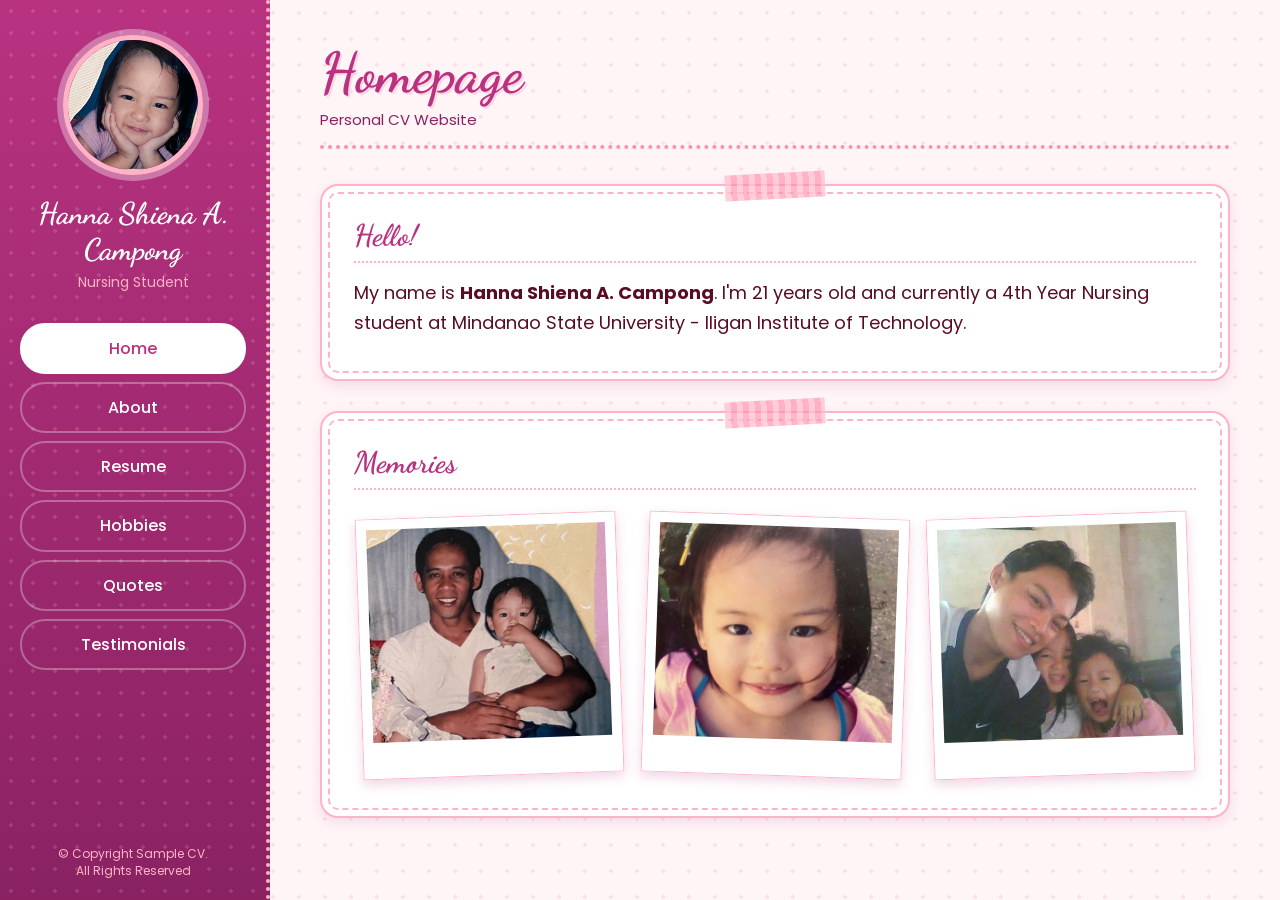
<file: index.html>
<!DOCTYPE html>
<html>
<head>
    <meta name="viewport" content="width=device-width, initial-scale=1">
    <title>Sample CV - Home</title>
    <link rel="stylesheet" type="text/css" href="style.css" media="screen">
</head>
<body>
    <div class="layout">

        <aside class="sidebar">
            <img class="avatar" src="shienadp.jpg" alt="Profile picture">
            <p class="name">Hanna Shiena A. Campong</p>
            <p class="role">Nursing Student</p>

            <nav>
                <a class="active" href="index.html">Home</a>
                <a href="about.html">About</a>
                <a href="resume.html">Resume</a>
                <a href="services.html">Hobbies</a>
                <a href="quotes.html">Quotes</a>
                <a href="testimonials.html">Testimonials</a>
            </nav>

            <div class="side-footer">
                © Copyright Sample CV.<br>All Rights Reserved
            </div>
        </aside>

        <main class="main">
            <div class="page-banner">
                <h1>Homepage</h1>
                <p class="subtitle">Personal CV Website</p>
            </div>

            <div class="panel">
                <h2>Hello!</h2>
                <p class="intro-text">
                    My name is <strong>Hanna Shiena A. Campong</strong>. I'm 21 years old and currently a 4th Year Nursing student at
                    Mindanao State University - Iligan Institute of Technology.
                </p>
            </div>

            <div class="panel">
                <h2>Memories</h2>
                <div class="album">
                    <img src="shienaandbossman.jpg" alt="Photo 1">
                    <img src="shiena1.jpg" alt="Photo 2">
                    <img src="shiena2.jpg" alt="Photo 3">
                </div>
            </div>
        </main>

    </div>
</body>
</html>
</file>
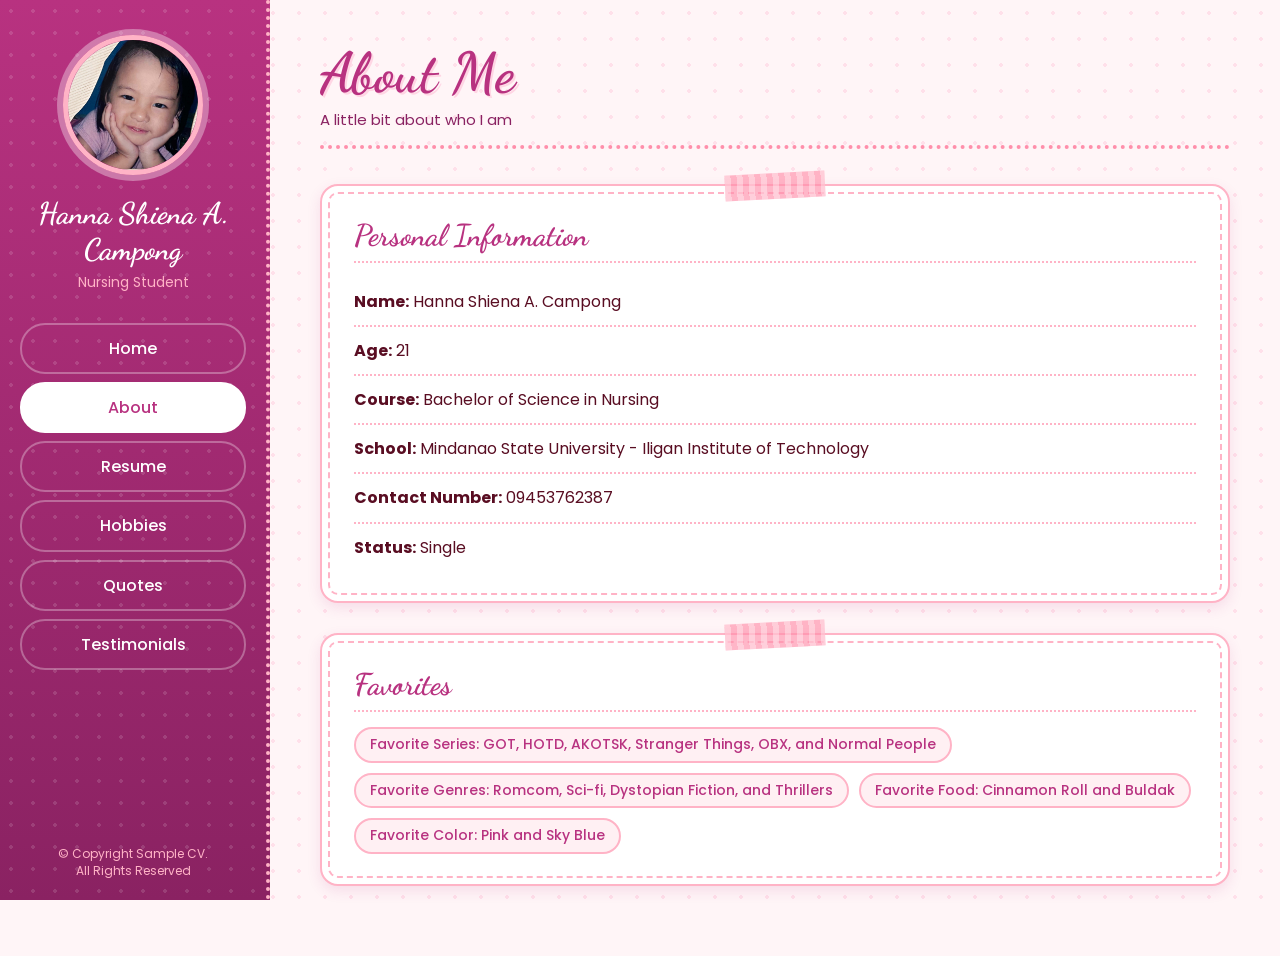
<file: about.html>
<!DOCTYPE html>
<html>
<head>
    <meta name="viewport" content="width=device-width, initial-scale=1">
    <title>Sample CV - About Me</title>
    <link rel="stylesheet" type="text/css" href="style.css" media="screen">
</head>
<body>
    <div class="layout">

        <aside class="sidebar">
            <img class="avatar" src="shienadp.jpg" alt="Profile picture">
            <p class="name">Hanna Shiena A. Campong</p>
            <p class="role">Nursing Student</p>

            <nav>
                <a href="index.html">Home</a>
                <a class="active" href="about.html">About</a>
                <a href="resume.html">Resume</a>
                <a href="services.html">Hobbies</a>
                <a href="quotes.html">Quotes</a>
                <a href="testimonials.html">Testimonials</a>
            </nav>

            <div class="side-footer">
                © Copyright Sample CV.<br>All Rights Reserved
            </div>
        </aside>

        <main class="main">
            <div class="page-banner">
                <h1>About Me</h1>
                <p class="subtitle">A little bit about who I am</p>
            </div>

            <div class="panel">
                <h2>Personal Information</h2>

                <div class="info-row">
                    <p><strong>Name:</strong> Hanna Shiena A. Campong</p>
                </div>

                <div class="info-row">
                    <p><strong>Age:</strong> 21</p>
                </div>

                <div class="info-row">
                    <p><strong>Course:</strong> Bachelor of Science in Nursing</p>
                </div>

                <div class="info-row">
                    <p><strong>School:</strong> Mindanao State University - Iligan Institute of Technology</p>
                </div>

                <div class="info-row">
                    <p><strong>Contact Number:</strong> 09453762387</p>
                </div>

                <div class="info-row">
                    <p><strong>Status:</strong> Single</p>
                </div>
            </div>

            <div class="panel">
                <h2>Favorites</h2>
                <div class="tags">
                    <span class="tag">Favorite Series: GOT, HOTD, AKOTSK, Stranger Things, OBX, and Normal People</span>
                    <span class="tag">Favorite Genres: Romcom, Sci-fi, Dystopian Fiction, and Thrillers </span>
                    <span class="tag">Favorite Food: Cinnamon Roll and Buldak</span>
                    <span class="tag">Favorite Color: Pink and Sky Blue</span>
                </div>
            </div>
        </main>

    </div>
</body>
</html>
</file>
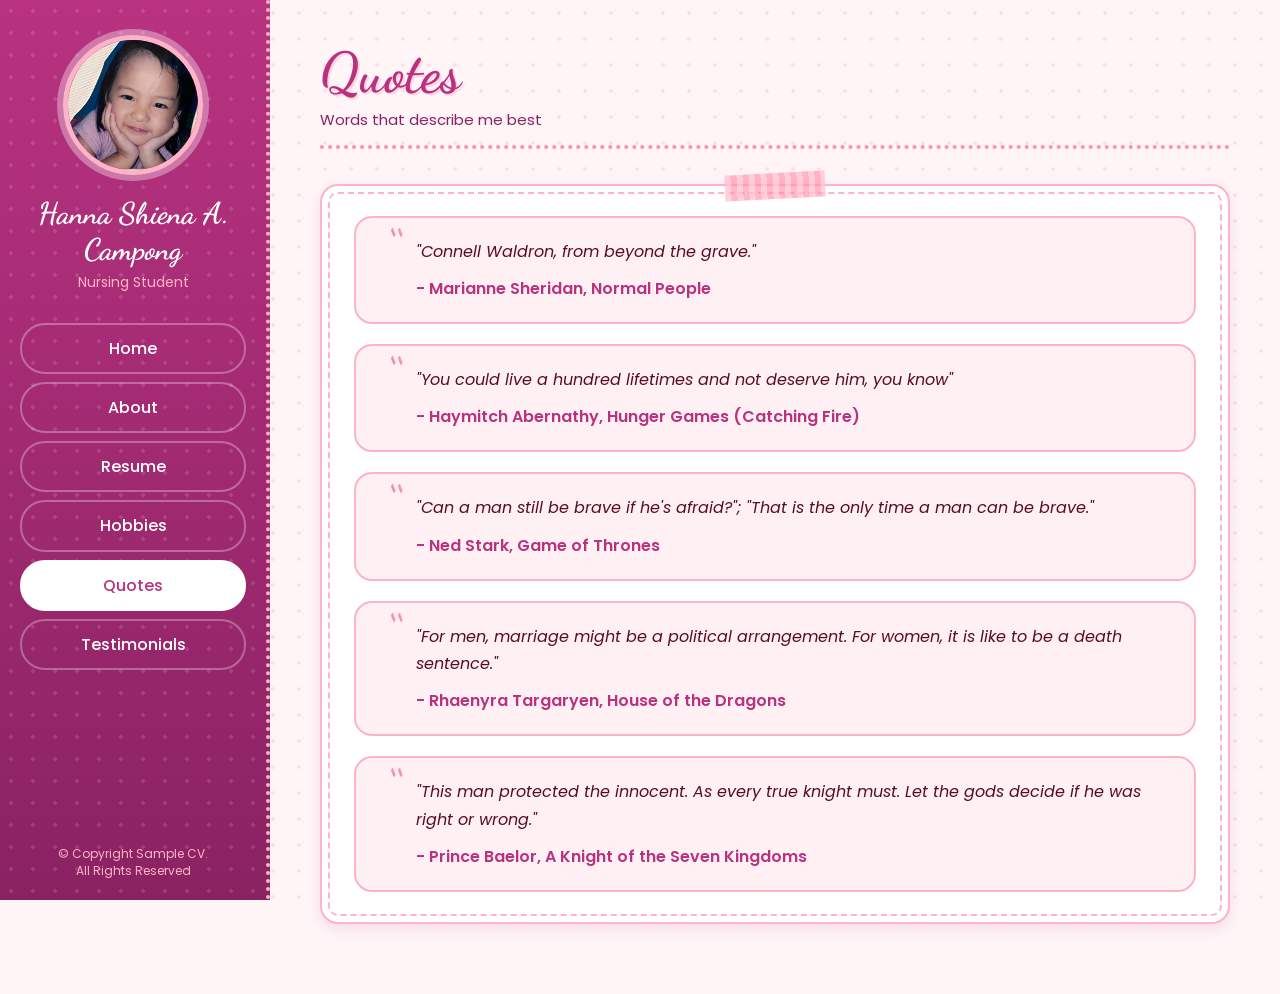
<file: quotes.html>
<!DOCTYPE html>
<html>
<head>
    <meta name="viewport" content="width=device-width, initial-scale=1">
    <title>Sample CV - Quotes</title>
    <link rel="stylesheet" type="text/css" href="style.css" media="screen">
</head>
<body>
    <div class="layout">

        <aside class="sidebar">
            <img class="avatar" src="shienadp.jpg" alt="Profile picture">
            <p class="name">Hanna Shiena A. Campong</p>
            <p class="role">Nursing Student</p>

            <nav>
                <a href="index.html">Home</a>
                <a href="about.html">About</a>
                <a href="resume.html">Resume</a>
                <a href="services.html">Hobbies</a>
                <a class="active" href="quotes.html">Quotes</a>
                <a href="testimonials.html">Testimonials</a>
            </nav>

            <div class="side-footer">
                © Copyright Sample CV.<br>All Rights Reserved
            </div>
        </aside>

        <main class="main">
            <div class="page-banner">
                <h1>Quotes</h1>
                <p class="subtitle">Words that describe me best</p>
            </div>

            <div class="panel">
                <blockquote>
                    "Connell Waldron, from beyond the grave."
                    <span class="author">- Marianne Sheridan, Normal People</span>
                </blockquote>

                <blockquote>
                    "You could live a hundred lifetimes and not deserve him, you know"
                    <span class="author">- Haymitch Abernathy, Hunger Games (Catching Fire)</span>
                </blockquote>

                 <blockquote>
                   "Can a man still be brave if he's afraid?"; "That is the only time a man can be brave."
                    <span class="author">- Ned Stark, Game of Thrones</span>
                </blockquote>

                <blockquote>
                    "For men, marriage might be a political arrangement. For women, it is like to be a death sentence."
                    <span class="author">- Rhaenyra Targaryen, House of the Dragons</span>
                </blockquote>

                <blockquote>
                    "This man protected the innocent. As every true knight must. Let the gods decide if he was right or wrong."
                    <span class="author">- Prince Baelor, A Knight of the Seven Kingdoms</span>
                </blockquote>
            </div>
        </main>

    </div>
</body>
</html>
</file>
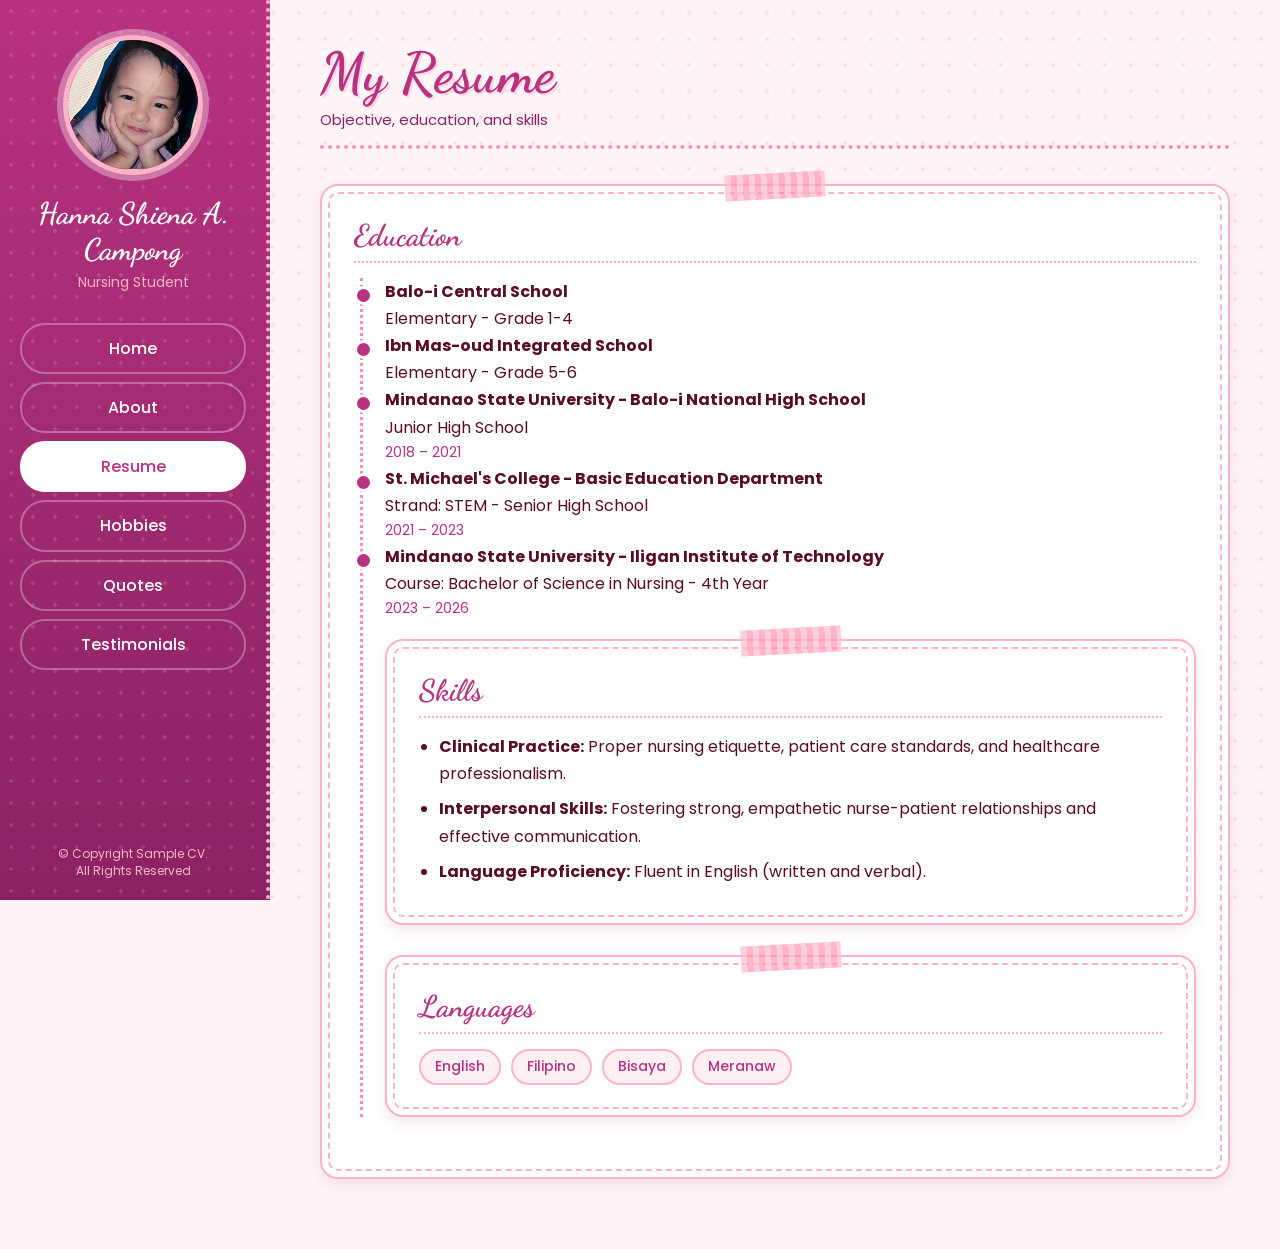
<file: resume.html>
<!DOCTYPE html>
<html>
<head>
    <meta name="viewport" content="width=device-width, initial-scale=1">
    <title>Sample CV - Resume</title>
    <link rel="stylesheet" type="text/css" href="style.css" media="screen">
</head>
<body>
    <div class="layout">

        <aside class="sidebar">
            <img class="avatar" src="shienadp.jpg" alt="Profile picture">
            <p class="name">Hanna Shiena A. Campong</p>
            <p class="role">Nursing Student</p>

            <nav>
                <a href="index.html">Home</a>
                <a href="about.html">About</a>
                <a class="active" href="resume.html">Resume</a>
                <a href="services.html">Hobbies</a>
                <a href="quotes.html">Quotes</a>
                <a href="testimonials.html">Testimonials</a>
            </nav>

            <div class="side-footer">
                © Copyright Sample CV.<br>All Rights Reserved
            </div>
        </aside>

        <main class="main">
            <div class="page-banner">
                <h1>My Resume</h1>
                <p class="subtitle">Objective, education, and skills</p>
            </div>

            
            <div class="panel">
                <h2>Education</h2>
                <div class="timeline">
                    <div class="timeline-item">
                        <p><strong>Balo-i Central School</strong></p>
                        <p>Elementary - Grade 1-4</p>
                     <div class="timeline-item">
                        <p><strong>Ibn Mas-oud  Integrated School</strong></p>
                        <p>Elementary - Grade 5-6</p>
                    <div class="timeline-item">
                        <p><strong>Mindanao State University - Balo-i National High School</strong></p>
                        <p>Junior High School</p>
                        <p class="date">2018 – 2021</p>
                    <div class="timeline-item">
                        <p><strong>St. Michael's College - Basic Education Department</strong></p>
                        <p>Strand: STEM - Senior High School</p>
                        <p class="date">2021 – 2023</p>
                    <div class="timeline-item">
                        <p><strong>Mindanao State University - Iligan Institute of Technology</strong></p>
                        <p>Course: Bachelor of Science in Nursing - 4th Year</p>
                        <p class="date">2023 – 2026</p>
                    </div>
                </div>
            </div>

            <div class="panel">
                <h2>Skills</h2>
                <ul class="skill-list">
                    <li><strong>Clinical Practice:</strong> Proper nursing etiquette, patient care standards, and healthcare professionalism.</li>
                    <li><strong>Interpersonal Skills:</strong> Fostering strong, empathetic nurse-patient relationships and effective communication.</li>
                    <li><strong>Language Proficiency:</strong> Fluent in English (written and verbal).</li>
                </ul>
            </div>

            <div class="panel">
                <h2>Languages</h2>
                <div class="tags">                    
                    <span class="tag">English</span>
                    <span class="tag">Filipino</span>
                    <span class="tag">Bisaya</span>
                    <span class="tag">Meranaw</span>
                </div>
            </div>
        </main>

    </div>
</body>
</html>
</file>
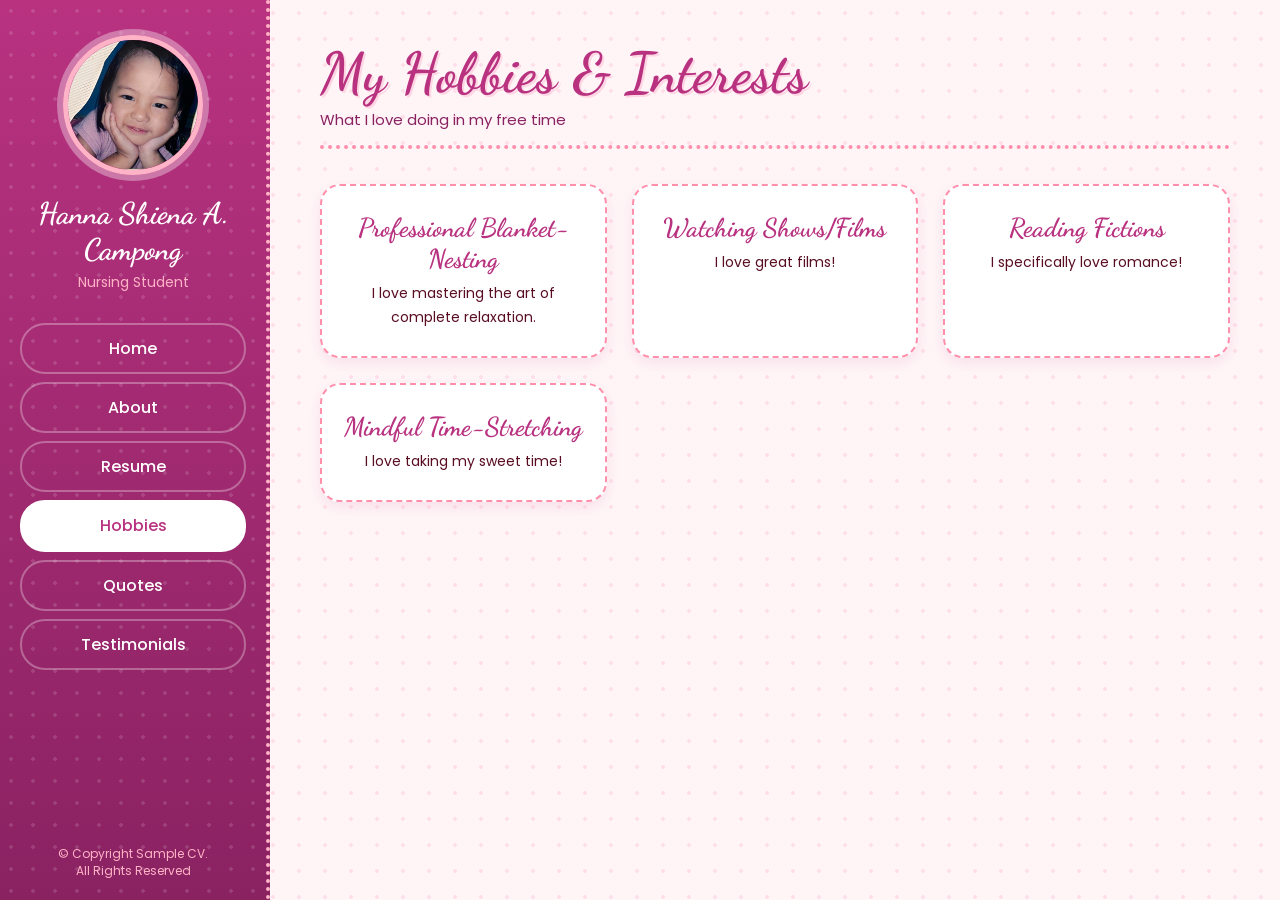
<file: services.html>
<!DOCTYPE html>
<html>
<head>
    <meta name="viewport" content="width=device-width, initial-scale=1">
    <title>Sample CV - Hobbies</title>
    <link rel="stylesheet" type="text/css" href="style.css" media="screen">
</head>
<body>
    <div class="layout">

        <aside class="sidebar">
            <img class="avatar" src="shienadp.jpg" alt="Profile picture">
            <p class="name">Hanna Shiena A. Campong</p>
            <p class="role">Nursing Student</p>

            <nav>
                <a href="index.html">Home</a>
                <a href="about.html">About</a>
                <a href="resume.html">Resume</a>
                <a class="active" href="services.html">Hobbies</a>
                <a href="quotes.html">Quotes</a>
                <a href="testimonials.html">Testimonials</a>
            </nav>

            <div class="side-footer">
                © Copyright Sample CV.<br>All Rights Reserved
            </div>
        </aside>

        <main class="main">
            <div class="page-banner">
                <h1>My Hobbies & Interests</h1>
                <p class="subtitle">What I love doing in my free time</p>
            </div>

            <div class="card-grid">
                <div class="card">
                    <h3>Professional Blanket-Nesting</h3>
                    <p>I love mastering the art of complete relaxation.</p>
                </div>

                <div class="card">
                    <h3>Watching Shows/Films</h3>
                    <p>I love great films!</p>
                </div>

                <div class="card">
                    <h3>Reading Fictions</h3>
                    <p>I specifically love romance!</p>
                </div>

                <div class="card">
                    <h3>Mindful Time-Stretching</h3>
                    <p>I love taking my sweet time!</p>
                </div>
            </div>
        </main>

    </div>
</body>
</html>
</file>
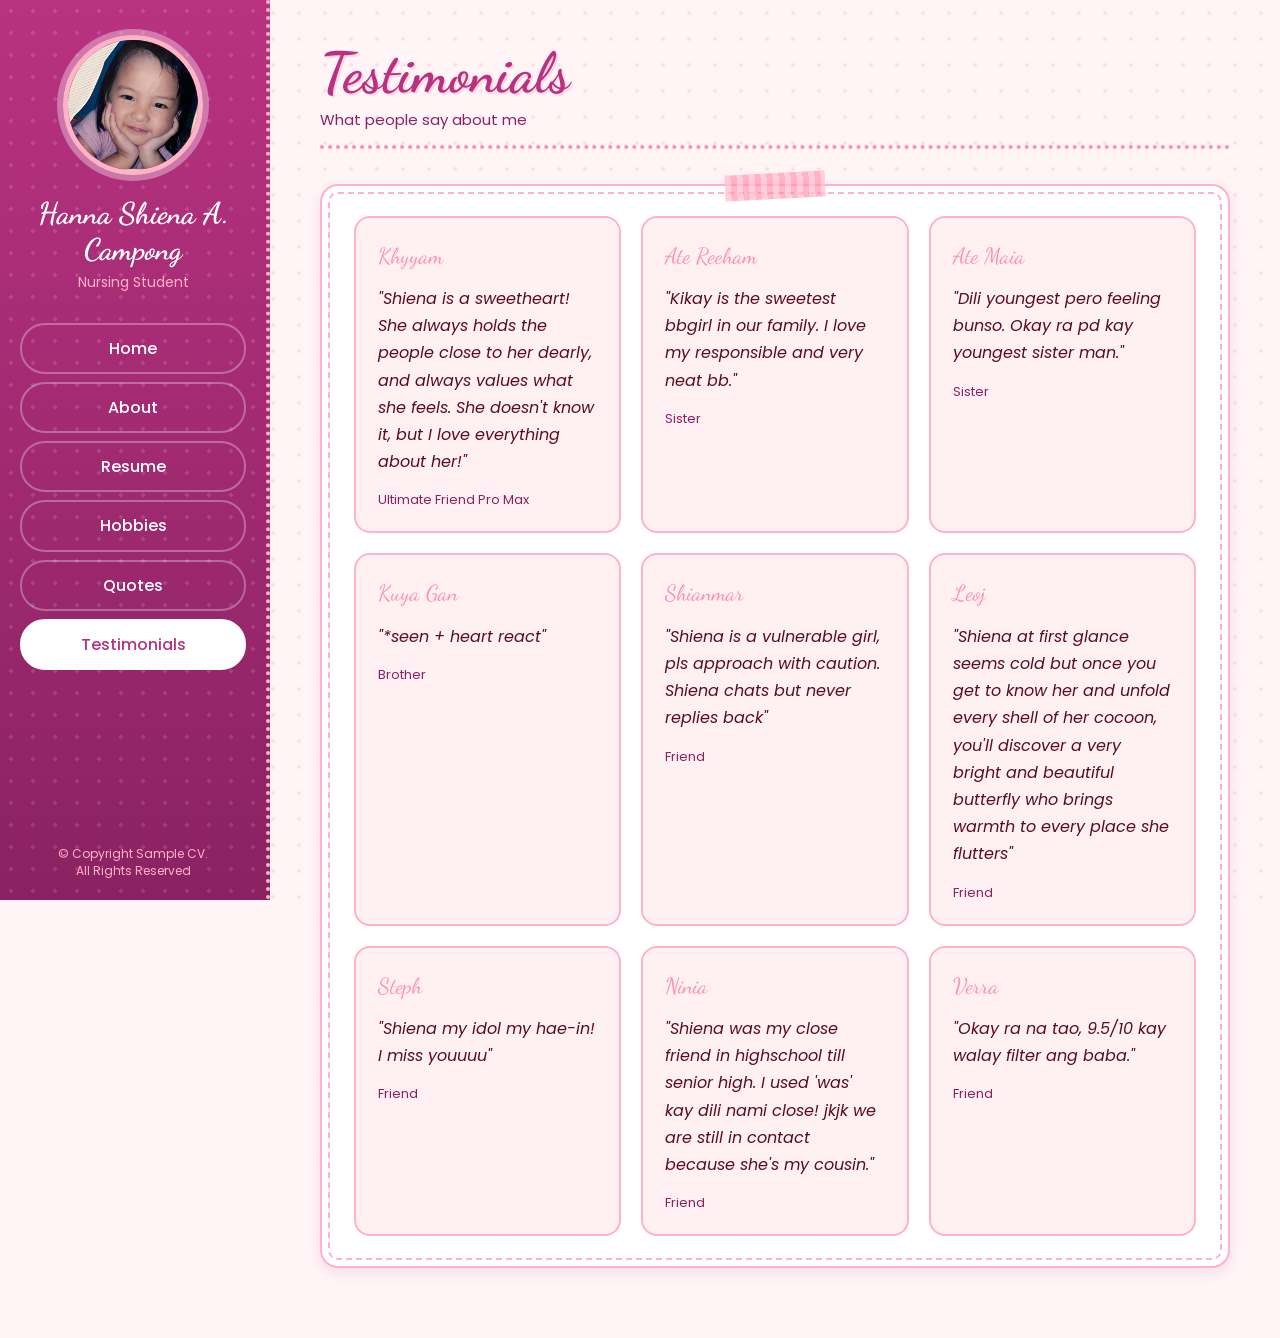
<file: testimonials.html>
<!DOCTYPE html>
<html>
<head>
    <meta name="viewport" content="width=device-width, initial-scale=1">
    <title>Sample CV - Testimonials</title>
    <link rel="stylesheet" type="text/css" href="style.css" media="screen">
</head>
<body>
    <div class="layout">

        <aside class="sidebar">
            <img class="avatar" src="shienadp.jpg" alt="Profile picture">
            <p class="name">Hanna Shiena A. Campong</p>
            <p class="role">Nursing Student</p>

            <nav>
                <a href="index.html">Home</a>
                <a href="about.html">About</a>
                <a href="resume.html">Resume</a>
                <a href="services.html">Hobbies</a>
                <a href="quotes.html">Quotes</a>
                <a class="active" href="testimonials.html">Testimonials</a>
            </nav>

            <div class="side-footer">
                © Copyright Sample CV.<br>All Rights Reserved
            </div>
        </aside>

        <main class="main">
            <div class="page-banner">
                <h1>Testimonials</h1>
                <p class="subtitle">What people say about me</p>
            </div>

            <div class="panel">
                <div class="testimonial-grid">
                    <div class="testimonial-card">
                        <span class="label">Khyyam</span>
                        <p>"Shiena is a sweetheart! She always holds the people close to her dearly, and always values what she feels. She doesn't know it, but I love everything about her!"</p>
                        <span class="relation">Ultimate Friend Pro Max</span>
                    </div>

                    <div class="testimonial-card">
                        <span class="label">Ate Reeham</span>
                        <p>"Kikay is the sweetest bbgirl in our family. I love my responsible and very neat bb."</p>
                        <span class="relation">Sister</span>
                    </div>

                    <div class="testimonial-card">
                        <span class="label">Ate Maia</span>
                        <p>"Dili youngest pero feeling bunso. Okay ra pd kay youngest sister man."</p>
                        <span class="relation">Sister</span>
                    </div>

                    <div class="testimonial-card">
                        <span class="label">Kuya Gan</span>
                        <p>"*seen + heart react"</p>
                        <span class="relation">Brother</span>
                    </div>

                    <div class="testimonial-card">
                        <span class="label">Shianmar</span>
                        <p>"Shiena is a vulnerable girl, pls approach with caution. Shiena chats but never replies back"</p>
                        <span class="relation">Friend</span>
                    </div>

                    <div class="testimonial-card">
                        <span class="label">Leoj</span>
                        <p>"Shiena at first glance seems cold but once you get to know her and unfold every shell of her cocoon, you'll discover a very bright and beautiful butterfly who brings warmth to every place she flutters"</p>
                        <span class="relation">Friend</span>
                    </div>

                    <div class="testimonial-card">
                        <span class="label">Steph</span>
                        <p>"Shiena my idol my hae-in! I miss youuuu"</p>
                        <span class="relation">Friend</span>
                    </div>

                    <div class="testimonial-card">
                        <span class="label">Ninia</span>
                        <p>"Shiena was my close friend in highschool till senior high. I used 'was' kay dili nami close! jkjk we are still in contact because she's my cousin."</p>
                        <span class="relation">Friend</span>
                    </div>

                    <div class="testimonial-card">
                        <span class="label">Verra</span>
                        <p>"Okay ra na tao, 9.5/10 kay walay filter ang baba."</p>
                        <span class="relation">Friend</span>
                    </div>
                </div>
            </div>
        </main>

    </div>
</body>
</html>
</file>
<file: style.css>
/* Fonts: Dancing Script for titles, Poppins for everything else */
@import url('https://fonts.googleapis.com/css2?family=Dancing+Script:wght@600;700&family=Poppins:wght@300;400;500;600&display=swap');

/* ---------- Colors (change these to recolor the whole site) ---------- */
:root {
    --pink-light: #fff0f3;
    --pink: #ffb3c6;
    --pink-deep: #ff8fab;
    --berry: #b83280;
    --dark-berry: #8a2262;
    --wine: #590d22;
}

/* ---------- Page ---------- */
body {
    background-color: #fff5f7;
    background-image: radial-gradient(#ffe0ea 2px, transparent 2px);
    background-size: 26px 26px;
    background-attachment: fixed;
    font-family: 'Poppins', sans-serif;
    color: var(--wine);
    margin: 0;
    line-height: 1.7;
    scrollbar-color: var(--pink-deep) var(--pink-light);
}

::selection {
    background: var(--pink);
    color: var(--wine);
}

/* ---------- Layout: sidebar + main ---------- */
.layout {
    display: flex;
    min-height: 100vh;
}

.sidebar {
    width: 270px;
    flex-shrink: 0;
    box-sizing: border-box;
    position: sticky;
    top: 0;
    height: 100vh;
    display: flex;
    flex-direction: column;
    align-items: center;
    padding: 35px 20px 20px 20px;
    background-image:
        radial-gradient(rgba(255, 255, 255, 0.13) 2px, transparent 2px),
        linear-gradient(180deg, var(--berry), var(--dark-berry));
    background-size: 22px 22px, 100% 100%;
    border-right: 4px dotted var(--pink);
    color: white;
    text-align: center;
}

.main {
    flex: 1;
    min-width: 0;
    padding: 40px 50px;
}

/* ---------- Sidebar content ---------- */
.sidebar .avatar {
    width: 130px;
    height: 130px;
    object-fit: cover;
    border-radius: 50%;
    border: 5px solid var(--pink);
    box-shadow: 0 0 0 6px rgba(255, 255, 255, 0.35);
}

.sidebar .name {
    font-family: 'Dancing Script', cursive;
    font-size: 30px;
    font-weight: 700;
    margin: 20px 0 0 0;
    line-height: 1.2;
}

.sidebar .role {
    font-size: 14px;
    color: var(--pink);
    margin: 4px 0 0 0;
}

.sidebar nav {
    display: flex;
    flex-direction: column;
    gap: 8px;
    width: 100%;
    margin-top: 28px;
}

.sidebar nav a {
    color: white;
    text-decoration: none;
    padding: 10px 18px;
    border-radius: 25px;
    font-weight: 500;
    text-align: center;
    border: 2px solid rgba(255, 255, 255, 0.3);
}

.sidebar nav a:hover {
    background: rgba(255, 255, 255, 0.2);
}

.sidebar nav a.active {
    background: white;
    color: var(--berry);
    border-color: white;
}

.side-footer {
    margin-top: auto;
    font-size: 12px;
    color: var(--pink);
    line-height: 1.4;
}

/* ---------- Page banner (title area) ---------- */
.page-banner {
    border-bottom: 4px dotted var(--pink-deep);
    padding-bottom: 12px;
    margin-bottom: 35px;
}

.page-banner h1 {
    font-family: 'Dancing Script', cursive;
    font-size: 56px;
    color: var(--berry);
    margin: 0;
    line-height: 1.2;
    text-shadow: 2px 2px 0 #ffd6e4;
}

.page-banner .subtitle {
    margin: 0;
    color: var(--dark-berry);
    font-size: 15px;
}

/* ---------- Panels (stitched cards with washi tape) ---------- */
.panel {
    position: relative;
    background: white;
    border: 2px solid var(--pink);
    border-radius: 18px;
    padding: 30px 32px;
    margin-bottom: 30px;
    box-shadow: 0 5px 14px rgba(184, 50, 128, 0.12);
    outline: 2px dashed var(--pink);
    outline-offset: -10px;
}

/* the little tape strip on top */
.panel::before {
    content: "";
    position: absolute;
    top: -13px;
    left: 50%;
    width: 100px;
    height: 26px;
    background-color: rgba(255, 143, 171, 0.65);
    background-image: repeating-linear-gradient(
        90deg,
        rgba(255, 255, 255, 0.35) 0 6px,
        transparent 6px 12px
    );
    transform: translateX(-50%) rotate(-3deg);
}

.panel h2 {
    font-family: 'Dancing Script', cursive;
    font-size: 30px;
    font-weight: 700;
    color: var(--berry);
    margin: 0 0 15px 0;
    padding-bottom: 6px;
    border-bottom: 2px dotted var(--pink);
    line-height: 1.3;
}

.panel p { margin: 0 0 10px 0; }

/* two panels side by side */
.grid-2 {
    display: grid;
    grid-template-columns: 1fr 1fr;
    gap: 30px;
    margin-bottom: 30px;
}

.grid-2 .panel { margin-bottom: 0; }

/* ---------- Home: intro ---------- */
.intro-text {
    font-size: 18px;
}

/* ---------- Photo album: polaroids (home) ---------- */
.album {
    display: grid;
    grid-template-columns: repeat(3, 1fr);
    gap: 25px;
    padding: 10px 5px;
}

.album img {
    width: 100%;
    aspect-ratio: 1 / 1;
    box-sizing: border-box;
    object-fit: cover;
    display: block;
    background: white;
    padding: 10px 10px 36px 10px;
    border: 1px solid var(--pink);
    box-shadow: 0 5px 12px rgba(184, 50, 128, 0.2);
    transform: rotate(-2deg);
}

.album img:nth-child(even) {
    transform: rotate(2deg);
}

/* ---------- Buttons ---------- */
.btn {
    display: inline-block;
    background: var(--berry);
    color: white;
    text-decoration: none;
    padding: 10px 24px;
    border-radius: 25px;
    font-weight: 500;
    margin: 6px 6px 0 0;
    border: 2px solid var(--berry);
}

.btn:hover {
    background: var(--dark-berry);
    border-color: var(--dark-berry);
}

.btn.outline {
    background: white;
    color: var(--berry);
}

.btn.outline:hover {
    background: var(--pink-light);
}

/* ---------- Tags ---------- */
.tags {
    display: flex;
    flex-wrap: wrap;
    gap: 10px;
}

.tag {
    background: var(--pink-light);
    border: 2px solid var(--pink);
    color: var(--berry);
    padding: 4px 14px;
    border-radius: 20px;
    font-size: 14px;
    font-weight: 500;
}

/* ---------- Card grid (hobbies) ---------- */
.card-grid {
    display: grid;
    grid-template-columns: repeat(auto-fit, minmax(220px, 1fr));
    gap: 25px;
}

.card {
    background: white;
    border: 2px dashed var(--pink-deep);
    border-radius: 20px;
    padding: 26px 22px;
    text-align: center;
    box-shadow: 0 5px 14px rgba(184, 50, 128, 0.1);
}

.card h3 {
    font-family: 'Dancing Script', cursive;
    color: var(--berry);
    font-size: 26px;
    line-height: 1.2;
    margin: 0 0 8px 0;
}

.card p {
    margin: 0;
    font-size: 14px;
}

/* ---------- Timeline (resume) ---------- */
.timeline {
    border-left: 3px dotted var(--pink-deep);
    margin-left: 6px;
    padding-left: 22px;
}

.timeline-item {
    position: relative;
    margin-bottom: 18px;
}

.timeline-item::before {
    content: "";
    position: absolute;
    left: -31px;
    top: 8px;
    width: 13px;
    height: 13px;
    background: var(--berry);
    border-radius: 50%;
    border: 3px solid white;
}

.timeline-item p { margin: 0; }
.timeline-item .date { font-size: 14px; color: var(--berry); }

.skill-list {
    margin: 0;
    padding-left: 20px;
}

.skill-list li { margin-bottom: 8px; }

/* ---------- Info rows (about) ---------- */
.info-row {
    padding: 10px 0;
    border-bottom: 2px dotted var(--pink);
}

.info-row:last-child { border-bottom: none; }
.info-row p { margin: 0; }

/* ---------- Quotes (testimonials) ---------- */
blockquote {
    position: relative;
    background: var(--pink-light);
    border: 2px solid var(--pink);
    border-radius: 18px;
    padding: 20px 25px 20px 60px;
    margin: 0 0 20px 0;
    font-style: italic;
}

blockquote::before {
    content: "“";
    position: absolute;
    top: 4px;
    left: 16px;
    font-family: 'Dancing Script', cursive;
    font-size: 64px;
    line-height: 1;
    color: var(--pink-deep);
}

blockquote:last-child { margin-bottom: 0; }

blockquote .author {
    display: block;
    margin-top: 10px;
    font-style: normal;
    font-weight: 600;
    color: var(--berry);
}

/* ---------- Testimonials from other people ---------- */
.testimonial-grid {
    display: grid;
    grid-template-columns: repeat(3, 1fr);
    gap: 20px;
}

.testimonial-card {
    background: var(--pink-light);
    border: 2px solid var(--pink);
    border-radius: 16px;
    padding: 20px 22px;
}

.testimonial-card .label {
    display: block;
    font-family: 'Dancing Script', cursive;
    font-size: 22px;
    color: var(--pink-deep);
    margin-bottom: 10px;
}

.testimonial-card p {
    margin: 0 0 14px 0;
    font-style: italic;
}

.testimonial-card .relation {
    display: block;
    font-size: 13px;
    color: var(--dark-berry);
    font-weight: 400;
}

/* ---------- Phones and small screens ---------- */
@media (max-width: 800px) {
    .layout { flex-direction: column; }

    .sidebar {
        width: 100%;
        height: auto;
        position: static;
        padding: 25px 15px;
        border-right: none;
        border-bottom: 4px dotted var(--pink);
    }

    .sidebar nav {
        flex-direction: row;
        flex-wrap: wrap;
        justify-content: center;
    }

    .side-footer { margin-top: 20px; }

    .main { padding: 30px 20px; }

    .page-banner h1 { font-size: 42px; }

    .grid-2 { grid-template-columns: 1fr; }
    .album { grid-template-columns: repeat(2, 1fr); }
}
</file>
